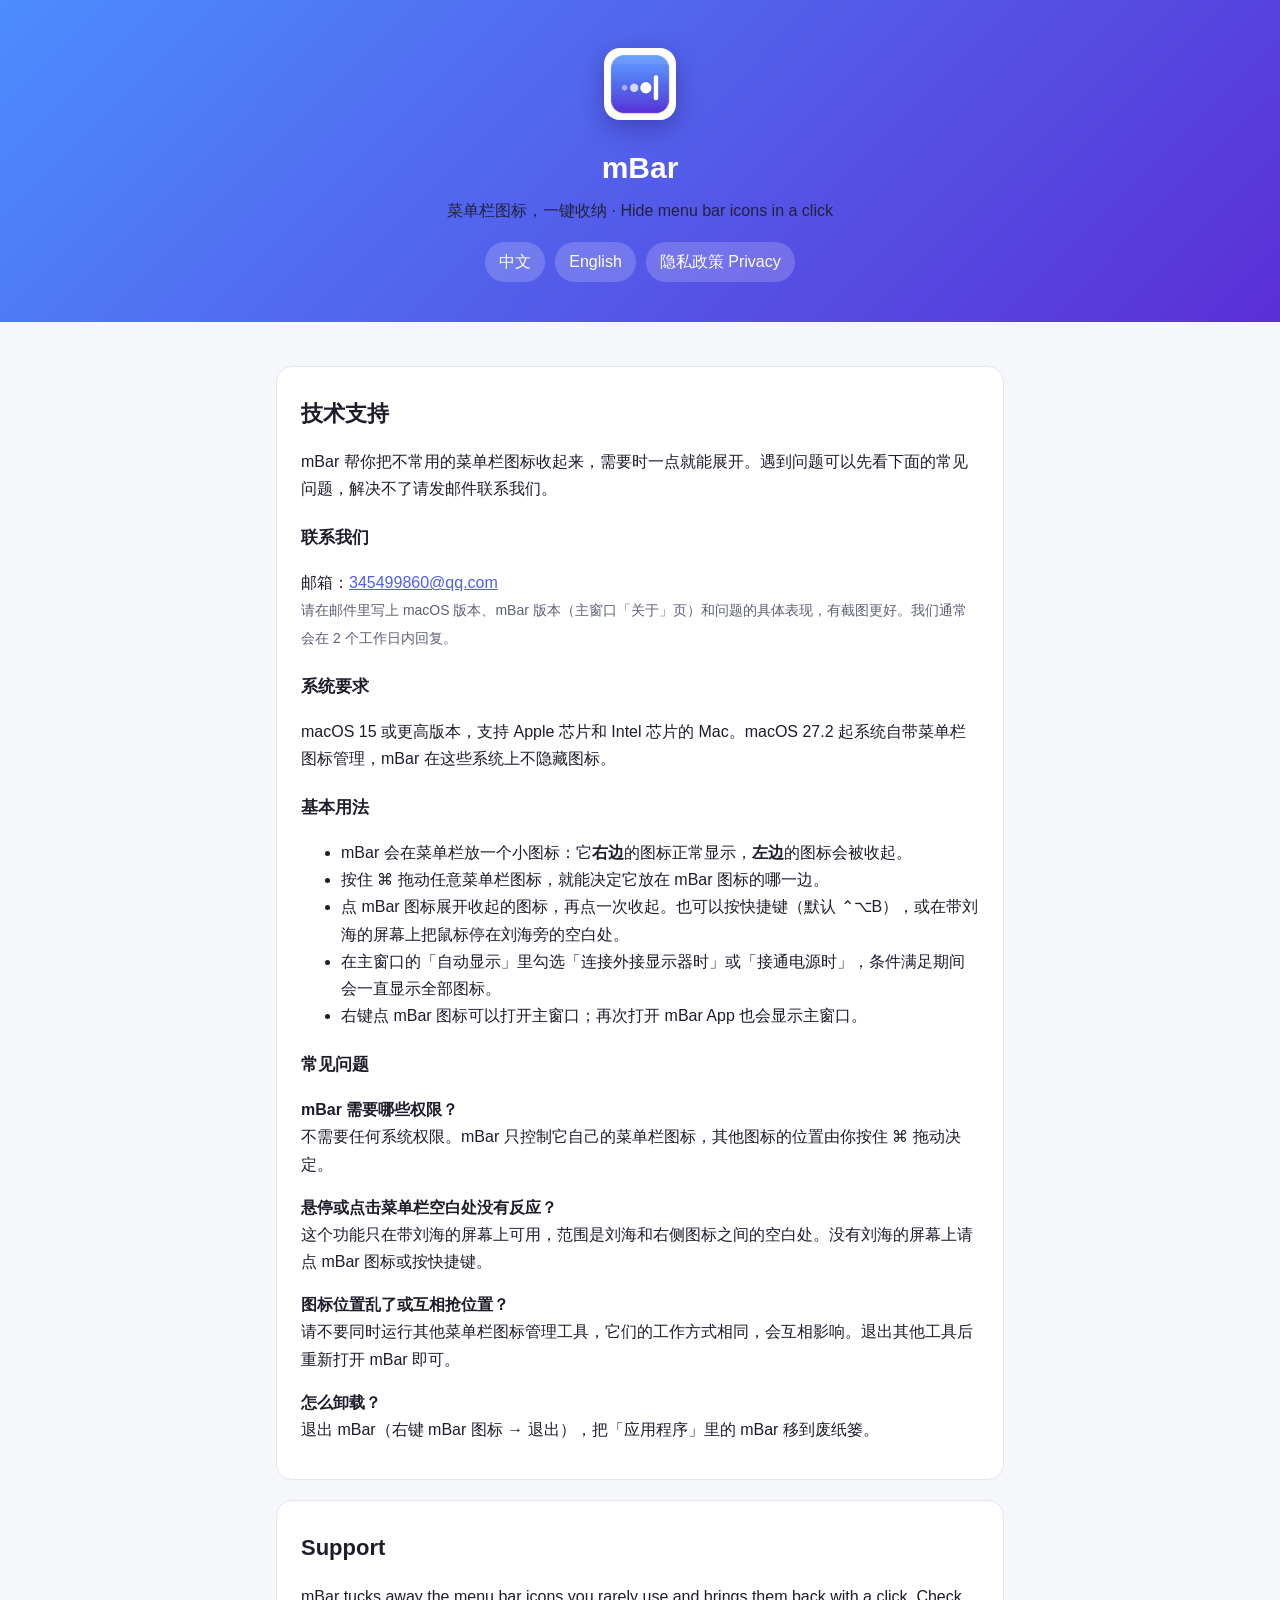
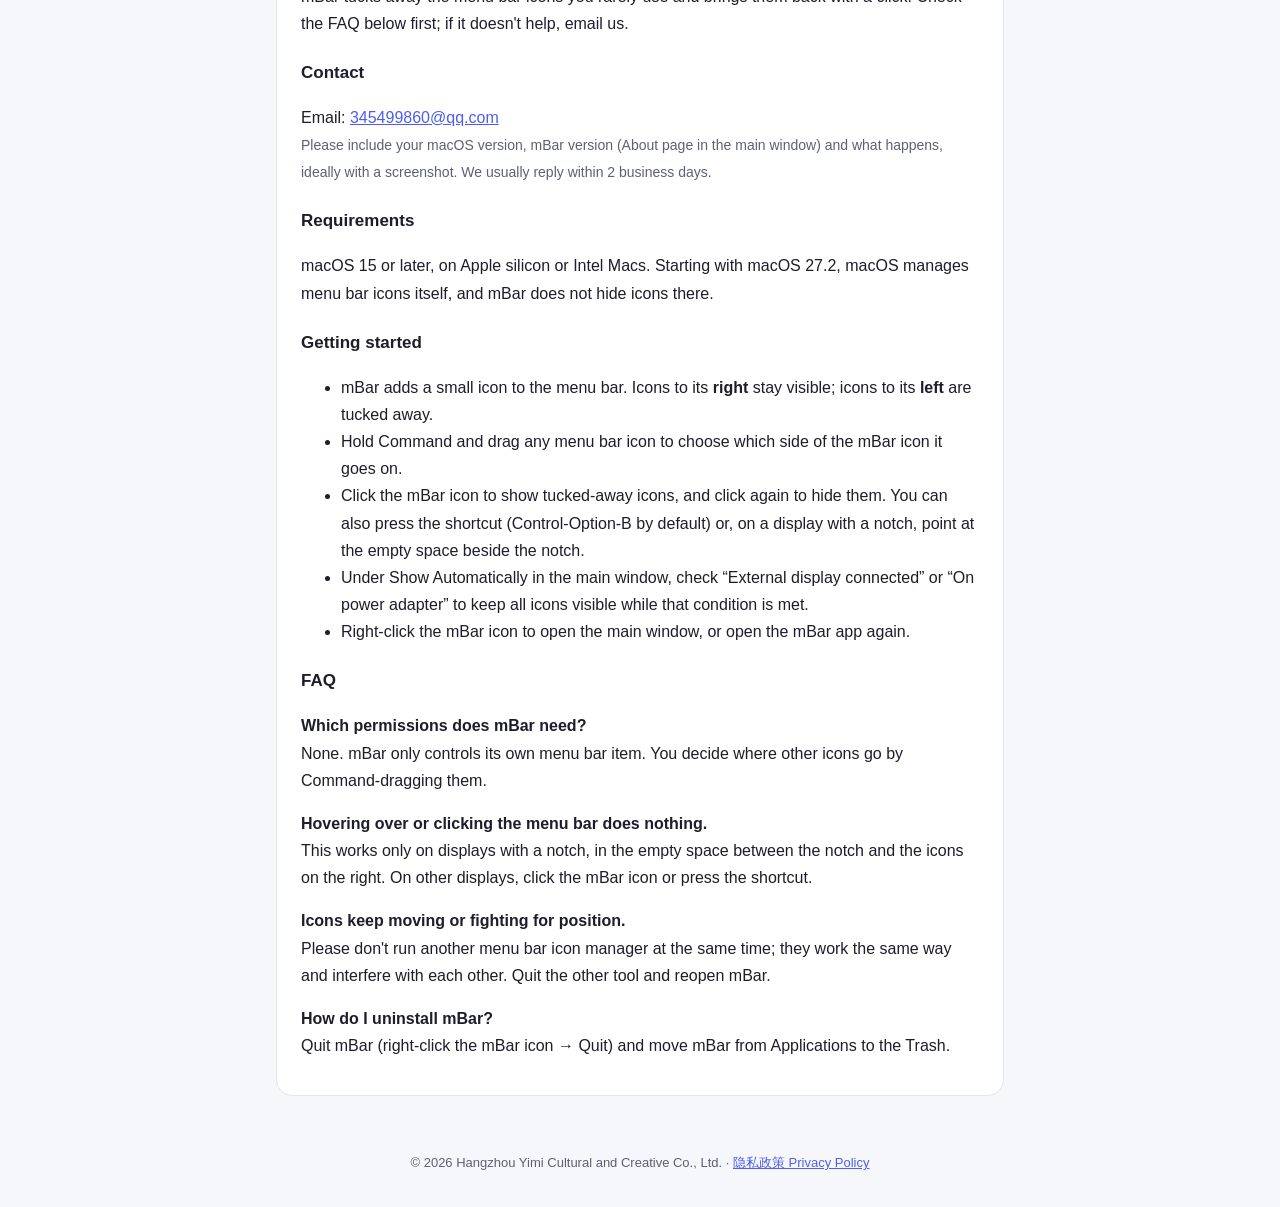
<file: index.html>
<!doctype html>
<html lang="zh-Hans">
<head>
<meta charset="utf-8">
<meta name="viewport" content="width=device-width, initial-scale=1">
<title>mBar 技术支持 · Support</title>
<meta name="description" content="mBar 菜单栏图标整理工具的技术支持与常见问题。Support and FAQ for mBar, a menu bar icon organizer for Mac.">
<link rel="icon" href="appicon.png">
<link rel="stylesheet" href="style.css">
</head>
<body>
<header>
  <img src="appicon.png" alt="mBar">
  <h1>mBar</h1>
  <p>菜单栏图标，一键收纳 · Hide menu bar icons in a click</p>
  <nav>
    <a href="#zh">中文</a>
    <a href="#en">English</a>
    <a href="privacy.html">隐私政策 Privacy</a>
  </nav>
</header>

<main>
<section id="zh">
  <h2>技术支持</h2>
  <p>mBar 帮你把不常用的菜单栏图标收起来，需要时一点就能展开。遇到问题可以先看下面的常见问题，解决不了请发邮件联系我们。</p>

  <h3>联系我们</h3>
  <p>邮箱：<a href="mailto:345499860@qq.com">345499860@qq.com</a><br>
  <span class="muted">请在邮件里写上 macOS 版本、mBar 版本（主窗口「关于」页）和问题的具体表现，有截图更好。我们通常会在 2 个工作日内回复。</span></p>

  <h3>系统要求</h3>
  <p>macOS 15 或更高版本，支持 Apple 芯片和 Intel 芯片的 Mac。macOS 27.2 起系统自带菜单栏图标管理，mBar 在这些系统上不隐藏图标。</p>

  <h3>基本用法</h3>
  <ul>
    <li>mBar 会在菜单栏放一个小图标：它<strong>右边</strong>的图标正常显示，<strong>左边</strong>的图标会被收起。</li>
    <li>按住 ⌘ 拖动任意菜单栏图标，就能决定它放在 mBar 图标的哪一边。</li>
    <li>点 mBar 图标展开收起的图标，再点一次收起。也可以按快捷键（默认 ⌃⌥B），或在带刘海的屏幕上把鼠标停在刘海旁的空白处。</li>
    <li>在主窗口的「自动显示」里勾选「连接外接显示器时」或「接通电源时」，条件满足期间会一直显示全部图标。</li>
    <li>右键点 mBar 图标可以打开主窗口；再次打开 mBar App 也会显示主窗口。</li>
  </ul>

  <h3>常见问题</h3>
  <p><strong>mBar 需要哪些权限？</strong><br>
  不需要任何系统权限。mBar 只控制它自己的菜单栏图标，其他图标的位置由你按住 ⌘ 拖动决定。</p>

  <p><strong>悬停或点击菜单栏空白处没有反应？</strong><br>
  这个功能只在带刘海的屏幕上可用，范围是刘海和右侧图标之间的空白处。没有刘海的屏幕上请点 mBar 图标或按快捷键。</p>

  <p><strong>图标位置乱了或互相抢位置？</strong><br>
  请不要同时运行其他菜单栏图标管理工具，它们的工作方式相同，会互相影响。退出其他工具后重新打开 mBar 即可。</p>

  <p><strong>怎么卸载？</strong><br>
  退出 mBar（右键 mBar 图标 → 退出），把「应用程序」里的 mBar 移到废纸篓。</p>
</section>

<section id="en">
  <h2>Support</h2>
  <p>mBar tucks away the menu bar icons you rarely use and brings them back with a click. Check the FAQ below first; if it doesn't help, email us.</p>

  <h3>Contact</h3>
  <p>Email: <a href="mailto:345499860@qq.com">345499860@qq.com</a><br>
  <span class="muted">Please include your macOS version, mBar version (About page in the main window) and what happens, ideally with a screenshot. We usually reply within 2 business days.</span></p>

  <h3>Requirements</h3>
  <p>macOS 15 or later, on Apple silicon or Intel Macs. Starting with macOS 27.2, macOS manages menu bar icons itself, and mBar does not hide icons there.</p>

  <h3>Getting started</h3>
  <ul>
    <li>mBar adds a small icon to the menu bar. Icons to its <strong>right</strong> stay visible; icons to its <strong>left</strong> are tucked away.</li>
    <li>Hold Command and drag any menu bar icon to choose which side of the mBar icon it goes on.</li>
    <li>Click the mBar icon to show tucked-away icons, and click again to hide them. You can also press the shortcut (Control-Option-B by default) or, on a display with a notch, point at the empty space beside the notch.</li>
    <li>Under Show Automatically in the main window, check “External display connected” or “On power adapter” to keep all icons visible while that condition is met.</li>
    <li>Right-click the mBar icon to open the main window, or open the mBar app again.</li>
  </ul>

  <h3>FAQ</h3>
  <p><strong>Which permissions does mBar need?</strong><br>
  None. mBar only controls its own menu bar item. You decide where other icons go by Command-dragging them.</p>

  <p><strong>Hovering over or clicking the menu bar does nothing.</strong><br>
  This works only on displays with a notch, in the empty space between the notch and the icons on the right. On other displays, click the mBar icon or press the shortcut.</p>

  <p><strong>Icons keep moving or fighting for position.</strong><br>
  Please don't run another menu bar icon manager at the same time; they work the same way and interfere with each other. Quit the other tool and reopen mBar.</p>

  <p><strong>How do I uninstall mBar?</strong><br>
  Quit mBar (right-click the mBar icon → Quit) and move mBar from Applications to the Trash.</p>
</section>
</main>

<footer>© 2026 Hangzhou Yimi Cultural and Creative Co., Ltd. · <a href="privacy.html">隐私政策 Privacy Policy</a></footer>
</body>
</html>
</file>
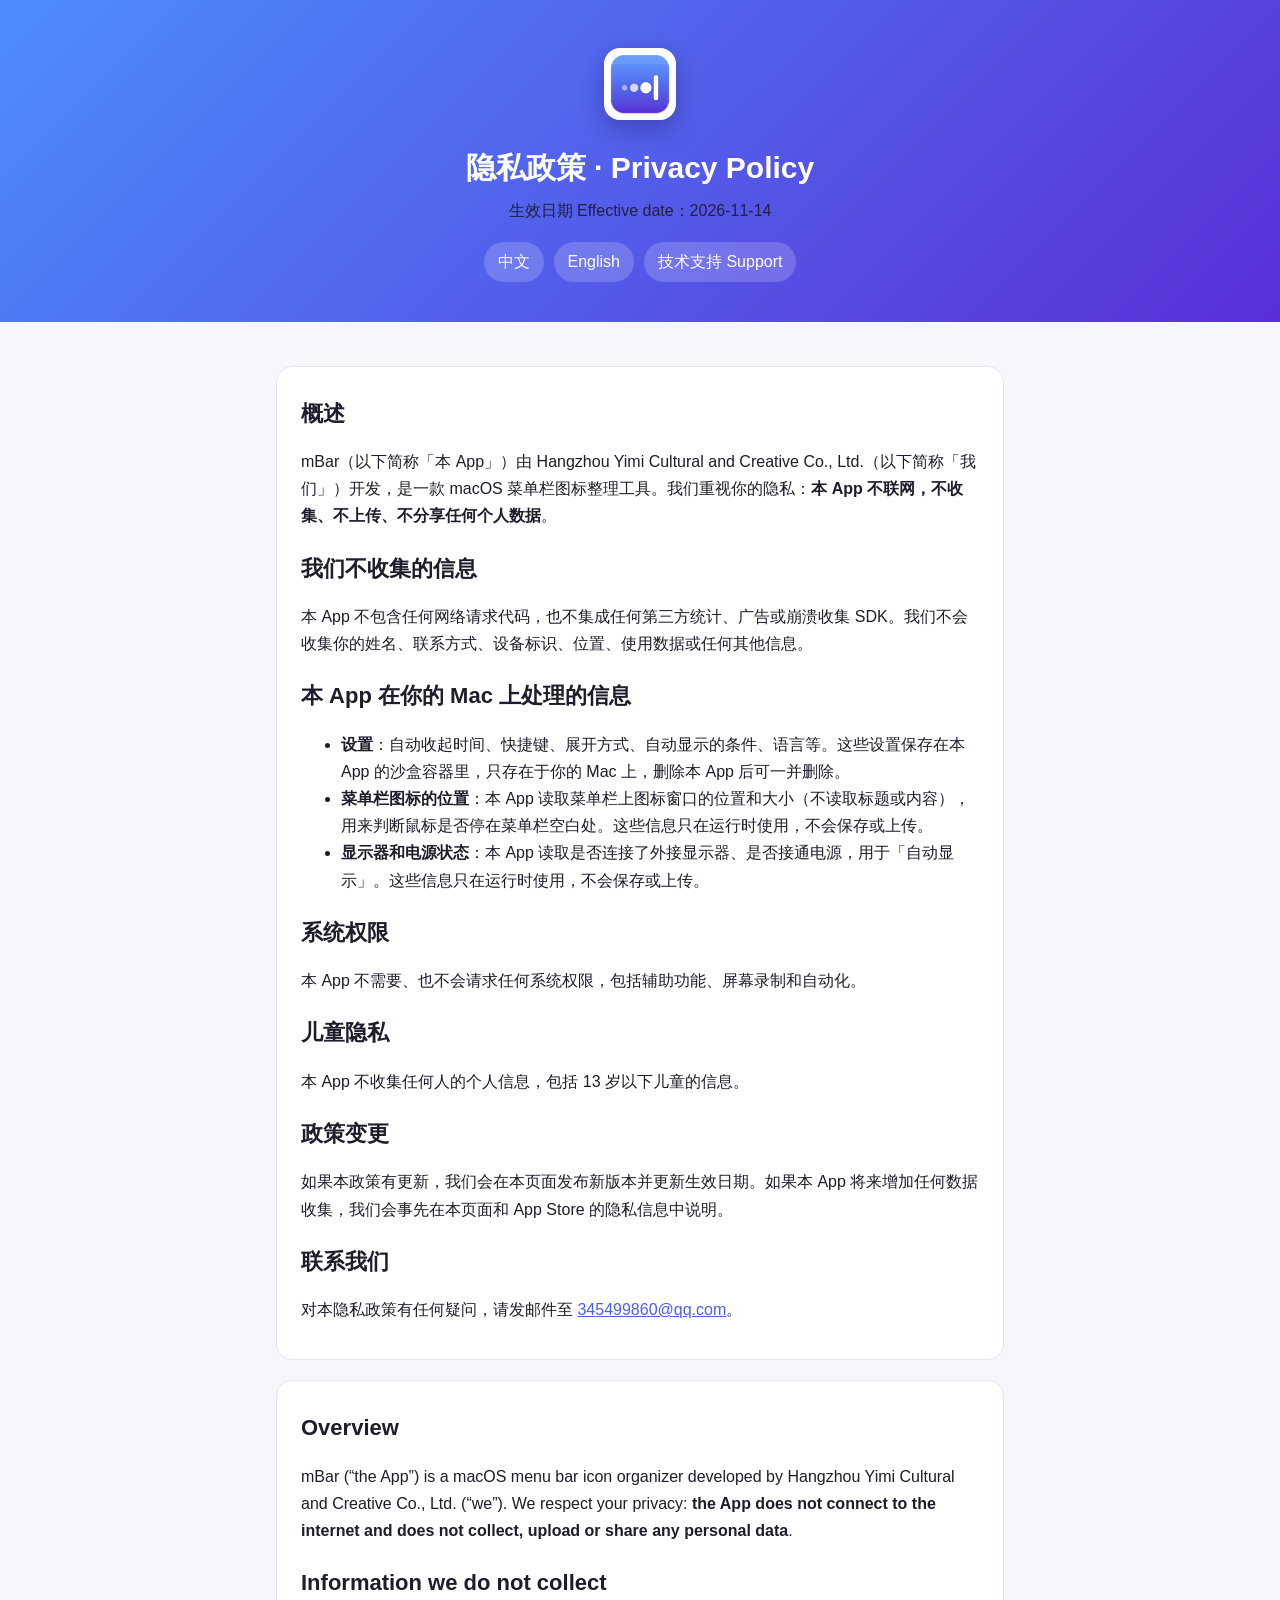
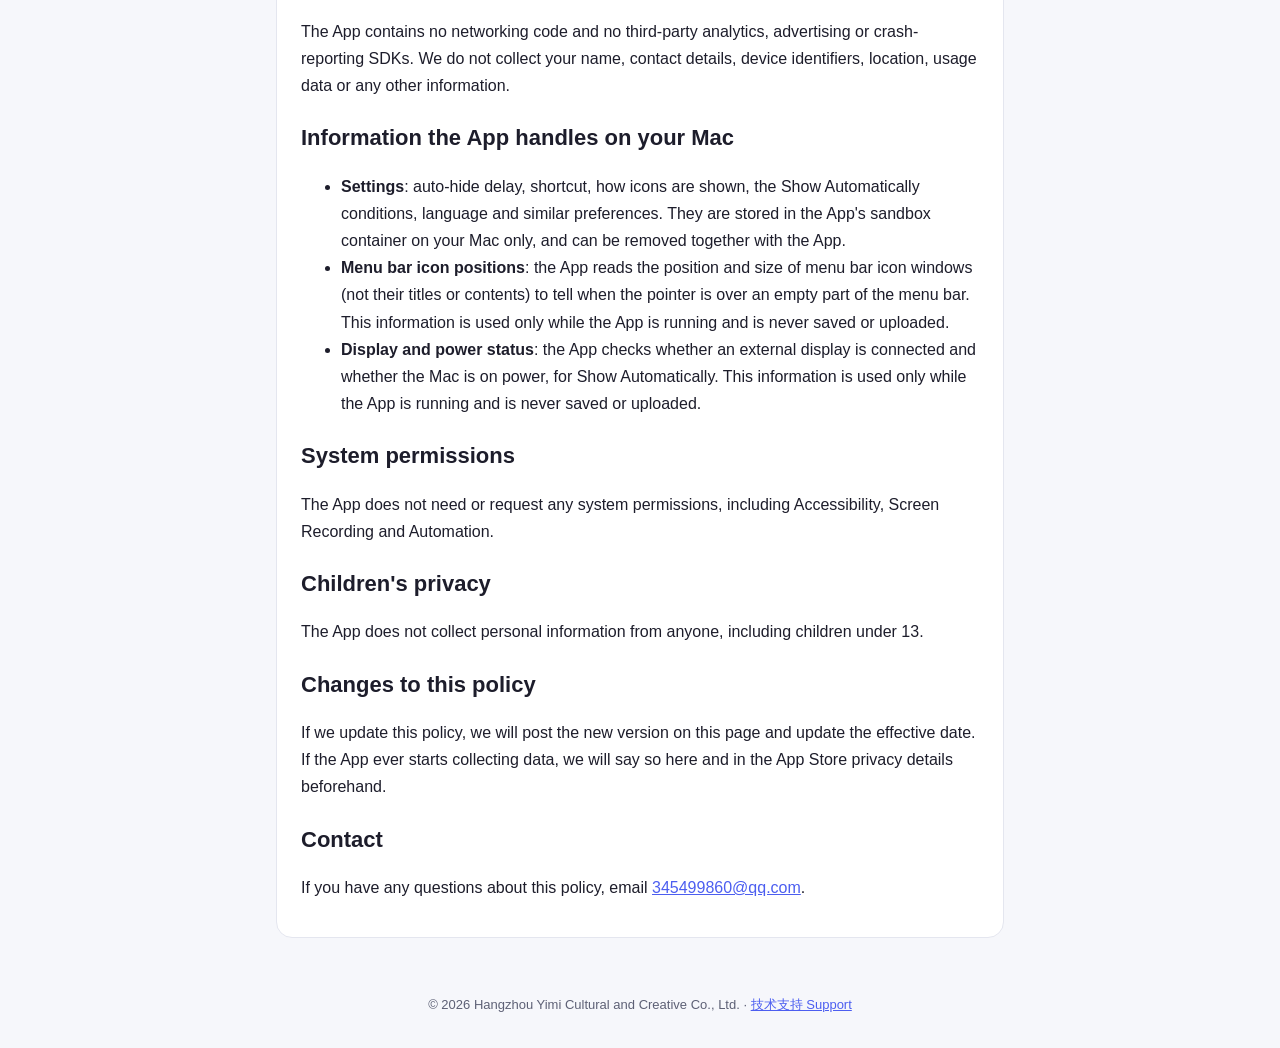
<file: privacy.html>
<!doctype html>
<html lang="zh-Hans">
<head>
<meta charset="utf-8">
<meta name="viewport" content="width=device-width, initial-scale=1">
<title>mBar 隐私政策 · Privacy Policy</title>
<meta name="description" content="mBar 隐私政策：不联网，不收集任何数据。mBar Privacy Policy: no network access, no data collected.">
<link rel="icon" href="appicon.png">
<link rel="stylesheet" href="style.css">
</head>
<body>
<header>
  <img src="appicon.png" alt="mBar">
  <h1>隐私政策 · Privacy Policy</h1>
  <p>生效日期 Effective date：2026-11-14</p>
  <nav>
    <a href="#zh">中文</a>
    <a href="#en">English</a>
    <a href="index.html">技术支持 Support</a>
  </nav>
</header>

<main>
<section id="zh">
  <h2>概述</h2>
  <p>mBar（以下简称「本 App」）由 Hangzhou Yimi Cultural and Creative Co., Ltd.（以下简称「我们」）开发，是一款 macOS 菜单栏图标整理工具。我们重视你的隐私：<strong>本 App 不联网，不收集、不上传、不分享任何个人数据</strong>。</p>

  <h2>我们不收集的信息</h2>
  <p>本 App 不包含任何网络请求代码，也不集成任何第三方统计、广告或崩溃收集 SDK。我们不会收集你的姓名、联系方式、设备标识、位置、使用数据或任何其他信息。</p>

  <h2>本 App 在你的 Mac 上处理的信息</h2>
  <ul>
    <li><strong>设置</strong>：自动收起时间、快捷键、展开方式、自动显示的条件、语言等。这些设置保存在本 App 的沙盒容器里，只存在于你的 Mac 上，删除本 App 后可一并删除。</li>
    <li><strong>菜单栏图标的位置</strong>：本 App 读取菜单栏上图标窗口的位置和大小（不读取标题或内容），用来判断鼠标是否停在菜单栏空白处。这些信息只在运行时使用，不会保存或上传。</li>
    <li><strong>显示器和电源状态</strong>：本 App 读取是否连接了外接显示器、是否接通电源，用于「自动显示」。这些信息只在运行时使用，不会保存或上传。</li>
  </ul>

  <h2>系统权限</h2>
  <p>本 App 不需要、也不会请求任何系统权限，包括辅助功能、屏幕录制和自动化。</p>

  <h2>儿童隐私</h2>
  <p>本 App 不收集任何人的个人信息，包括 13 岁以下儿童的信息。</p>

  <h2>政策变更</h2>
  <p>如果本政策有更新，我们会在本页面发布新版本并更新生效日期。如果本 App 将来增加任何数据收集，我们会事先在本页面和 App Store 的隐私信息中说明。</p>

  <h2>联系我们</h2>
  <p>对本隐私政策有任何疑问，请发邮件至 <a href="mailto:345499860@qq.com">345499860@qq.com</a>。</p>
</section>

<section id="en">
  <h2>Overview</h2>
  <p>mBar (“the App”) is a macOS menu bar icon organizer developed by Hangzhou Yimi Cultural and Creative Co., Ltd. (“we”). We respect your privacy: <strong>the App does not connect to the internet and does not collect, upload or share any personal data</strong>.</p>

  <h2>Information we do not collect</h2>
  <p>The App contains no networking code and no third-party analytics, advertising or crash-reporting SDKs. We do not collect your name, contact details, device identifiers, location, usage data or any other information.</p>

  <h2>Information the App handles on your Mac</h2>
  <ul>
    <li><strong>Settings</strong>: auto-hide delay, shortcut, how icons are shown, the Show Automatically conditions, language and similar preferences. They are stored in the App's sandbox container on your Mac only, and can be removed together with the App.</li>
    <li><strong>Menu bar icon positions</strong>: the App reads the position and size of menu bar icon windows (not their titles or contents) to tell when the pointer is over an empty part of the menu bar. This information is used only while the App is running and is never saved or uploaded.</li>
    <li><strong>Display and power status</strong>: the App checks whether an external display is connected and whether the Mac is on power, for Show Automatically. This information is used only while the App is running and is never saved or uploaded.</li>
  </ul>

  <h2>System permissions</h2>
  <p>The App does not need or request any system permissions, including Accessibility, Screen Recording and Automation.</p>

  <h2>Children's privacy</h2>
  <p>The App does not collect personal information from anyone, including children under 13.</p>

  <h2>Changes to this policy</h2>
  <p>If we update this policy, we will post the new version on this page and update the effective date. If the App ever starts collecting data, we will say so here and in the App Store privacy details beforehand.</p>

  <h2>Contact</h2>
  <p>If you have any questions about this policy, email <a href="mailto:345499860@qq.com">345499860@qq.com</a>.</p>
</section>
</main>

<footer>© 2026 Hangzhou Yimi Cultural and Creative Co., Ltd. · <a href="index.html">技术支持 Support</a></footer>
</body>
</html>
</file>
<file: style.css>
:root {
  --bg: #f6f7fb;
  --card: #ffffff;
  --text: #1d1d2b;
  --muted: #5d6075;
  --line: #e4e6ef;
  --accent: #4c5ef0;
}
@media (prefers-color-scheme: dark) {
  :root {
    --bg: #14141c;
    --card: #1d1d29;
    --text: #ececf3;
    --muted: #a3a6bb;
    --line: #2d2e3d;
    --accent: #8c96ff;
  }
}
* { box-sizing: border-box; }
body {
  margin: 0;
  background: var(--bg);
  color: var(--text);
  font: 16px/1.7 -apple-system, BlinkMacSystemFont, "PingFang SC", "Helvetica Neue", sans-serif;
}
header {
  background: linear-gradient(135deg, #4c8dff 0%, #5a2fd6 100%);
  color: #fff;
  padding: 48px 16px 40px;
  text-align: center;
}
header img { width: 72px; height: 72px; border-radius: 16px; box-shadow: 0 8px 24px rgba(20, 0, 70, .3); }
header h1 { margin: 14px 0 4px; font-size: 30px; }
header p { margin: 0; opacity: .9; }
nav { margin-top: 18px; display: flex; gap: 10px; justify-content: center; flex-wrap: wrap; }
nav a {
  color: #fff; text-decoration: none; padding: 6px 14px; border-radius: 999px;
  background: rgba(255, 255, 255, .18);
}
nav a:hover { background: rgba(255, 255, 255, .3); }
main { max-width: 760px; margin: 0 auto; padding: 24px 16px 56px; }
section {
  background: var(--card); border: 1px solid var(--line); border-radius: 16px;
  padding: 8px 24px 20px; margin-top: 20px;
}
h2 { font-size: 22px; margin: 20px 0 8px; }
h3 { font-size: 17px; margin: 22px 0 6px; }
p, li { color: var(--text); }
.muted { color: var(--muted); font-size: 14px; }
a { color: var(--accent); }
.lang-switch { text-align: right; font-size: 14px; margin-top: 4px; }
footer { text-align: center; color: var(--muted); font-size: 13px; padding: 0 16px 32px; }
</file>
